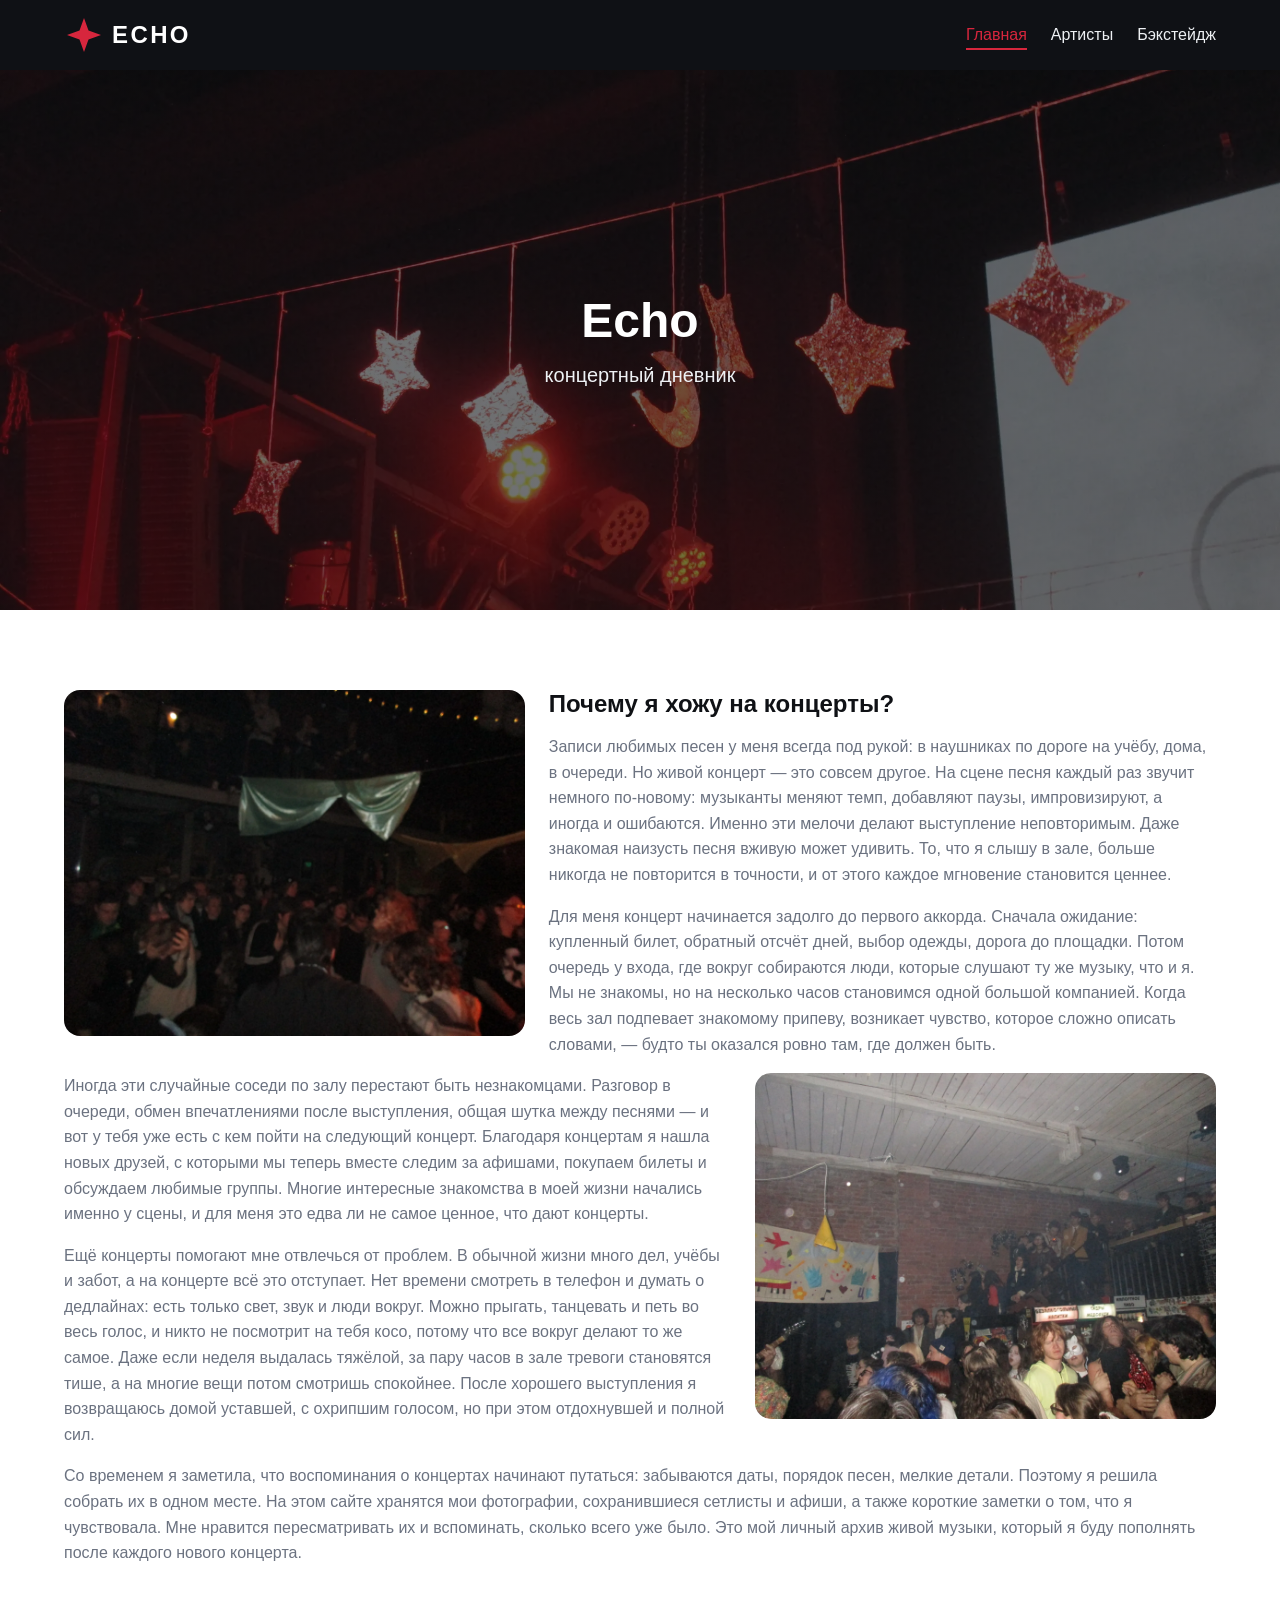
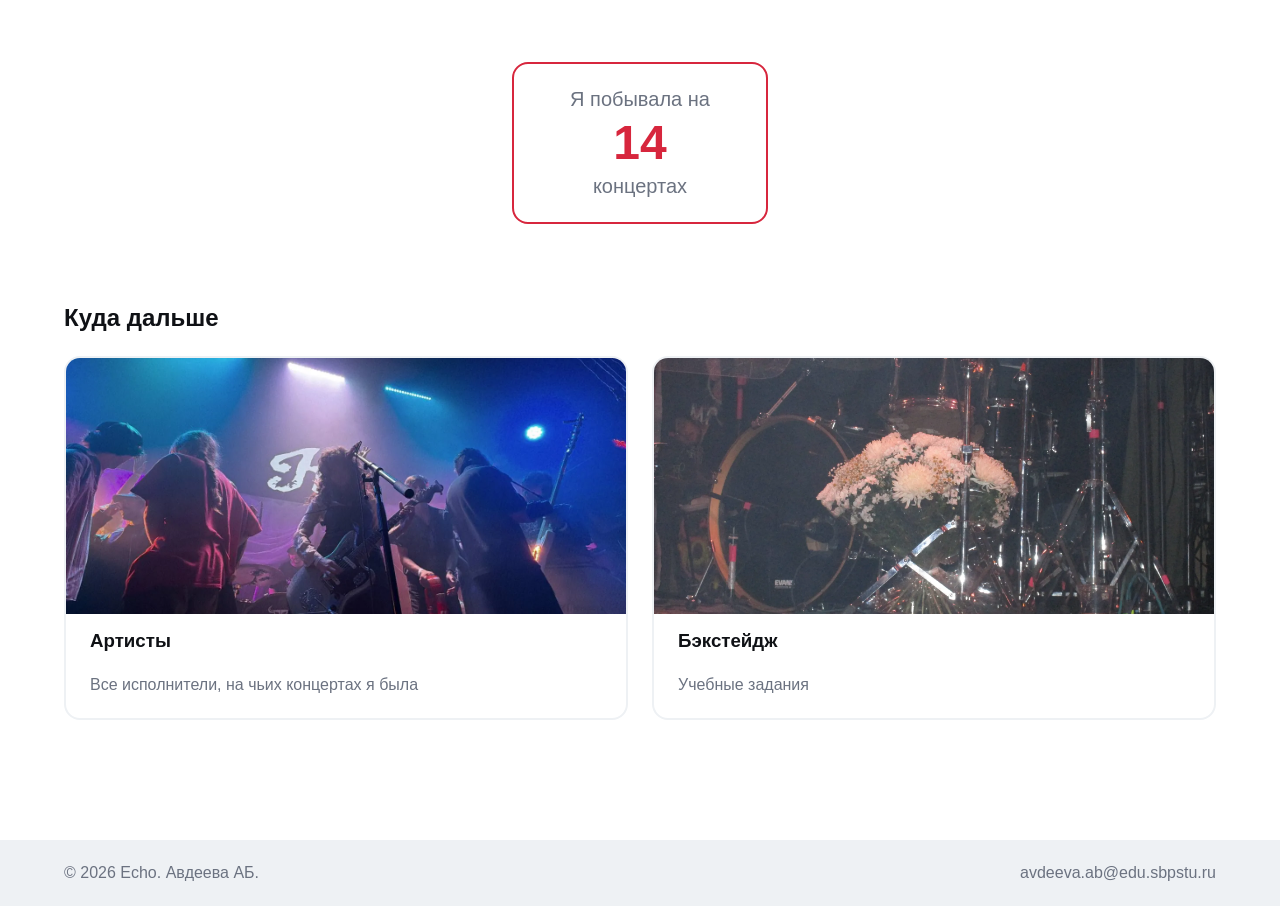
<file: index.html>
<!DOCTYPE html>
<html lang="ru">

<head>
    <meta charset="UTF-8">
    <meta name="viewport" content="width=device-width, initial-scale=1.0">
    <title>Echo - концертный дневник</title>
    <link rel="stylesheet" href="style.css">
    <link rel="stylesheet" href="logo.css">
</head>

<body>
    <header class="header">
        <div class="container header__inner">
            <a href="index.html" class="logo" aria-label="На главную">
                <span class="logo__icon"></span>
                <span class="logo__text">ECHO</span>
            </a>

            <nav class="nav">
                <ul class="nav__list">
                    <li><a href="index.html" class="nav__link nav__link_active">Главная</a></li>
                    <li><a href="artists.html" class="nav__link">Артисты</a></li>
                    <li><a href="backstage.html" class="nav__link">Бэкстейдж</a></li>
                </ul>
            </nav>
        </div>
    </header>

    <main class="main main_home">
        <section class="hero">
            <div class="container">
                <h1 class="hero__title">Echo</h1>
                <p class="hero__text">концертный дневник</p>
            </div>
        </section>

        <div class="container">
            <section class="about">
                <div class="about__content">
                    <img class="about__img" src="images/about.webp" alt="Зал во время концерта 1">
                    <h2 class="about__title">Почему я хожу на концерты?</h2>
                    <p>Записи любимых песен у меня всегда под рукой: в наушниках по дороге на учёбу, дома, в очереди. Но
                        живой концерт — это совсем другое. На сцене песня каждый раз звучит немного по-новому: музыканты
                        меняют темп, добавляют паузы, импровизируют, а иногда и ошибаются. Именно эти мелочи делают
                        выступление неповторимым. Даже знакомая наизусть песня вживую может удивить. То, что я слышу в
                        зале, больше никогда не повторится в точности, и от этого каждое мгновение становится ценнее.
                    </p>
                    <p>Для меня концерт начинается задолго до первого аккорда. Сначала ожидание: купленный билет,
                        обратный отсчёт дней, выбор одежды, дорога до площадки. Потом очередь у входа, где вокруг
                        собираются люди, которые слушают ту же музыку, что и я. Мы не знакомы, но на несколько часов
                        становимся одной большой компанией. Когда весь зал подпевает знакомому припеву, возникает
                        чувство, которое сложно описать словами, — будто ты оказался ровно там, где должен быть.</p>
                    <img class="about__img about__img_right" src="images/about1.webp" alt="Зал во время концерта 2">
                    <p>Иногда эти случайные соседи по залу перестают быть незнакомцами. Разговор в очереди, обмен
                        впечатлениями после выступления, общая шутка между песнями — и вот у тебя уже есть с кем пойти
                        на следующий концерт. Благодаря концертам я нашла новых друзей, с которыми мы теперь вместе
                        следим за афишами, покупаем билеты и обсуждаем любимые группы. Многие интересные знакомства в
                        моей жизни начались именно у сцены, и для меня это едва ли не самое ценное, что дают концерты.
                    </p>
                    <p>Ещё концерты помогают мне отвлечься от проблем. В обычной жизни много дел, учёбы и забот, а на
                        концерте всё это отступает. Нет времени смотреть в телефон и думать о дедлайнах: есть только
                        свет, звук и люди вокруг. Можно прыгать, танцевать и петь во весь голос, и никто не посмотрит на
                        тебя косо, потому что все вокруг делают то же самое. Даже если неделя выдалась тяжёлой, за пару
                        часов в зале тревоги становятся тише, а на многие вещи потом смотришь спокойнее. После хорошего
                        выступления я возвращаюсь домой уставшей, с охрипшим голосом, но при этом отдохнувшей и полной
                        сил.</p>
                    <p>Со временем я заметила, что воспоминания о концертах начинают путаться: забываются даты, порядок
                        песен, мелкие детали. Поэтому я решила собрать их в одном месте. На этом сайте хранятся мои
                        фотографии, сохранившиеся сетлисты и афиши, а также короткие заметки о том, что я чувствовала.
                        Мне нравится пересматривать их и вспоминать, сколько всего уже было. Это мой личный архив живой
                        музыки, который я буду пополнять после каждого нового концерта.</p>
                </div>
            </section>

            <div class="counter">
                <p class="counter__text">Я побывала на</p>
                <p class="counter__number">14</p>
                <p class="counter__text">концертах</p>
            </div>


            <section class="next">
                <h2 class="next__title">Куда дальше</h2>
                <div class="next__list">
                    <a href="artists.html" class="next__card">
                        <img class="next__img" src="images/artists.webp" alt="Сцена">
                        <h3 class="next__name">Артисты</h3>
                        <p class="next__text">Все исполнители, на чьих концертах я была</p>
                    </a>

                    <a href="backstage.html" class="next__card">
                        <img class="next__img" src="images/backstage.webp" alt="Цветы">
                        <h3 class="next__name">Бэкстейдж</h3>
                        <p class="next__text">Учебные задания</p>
                    </a>
                </div>
            </section>
        </div>
    </main>

    <footer class="footer">
        <div class="container footer__inner">
            <p>&copy; 2026 Echo. Авдеева АБ.</p>
            <address class="footer__contact">avdeeva.ab@edu.sbpstu.ru</address>
        </div>
    </footer>
</body>

</html>
</file>
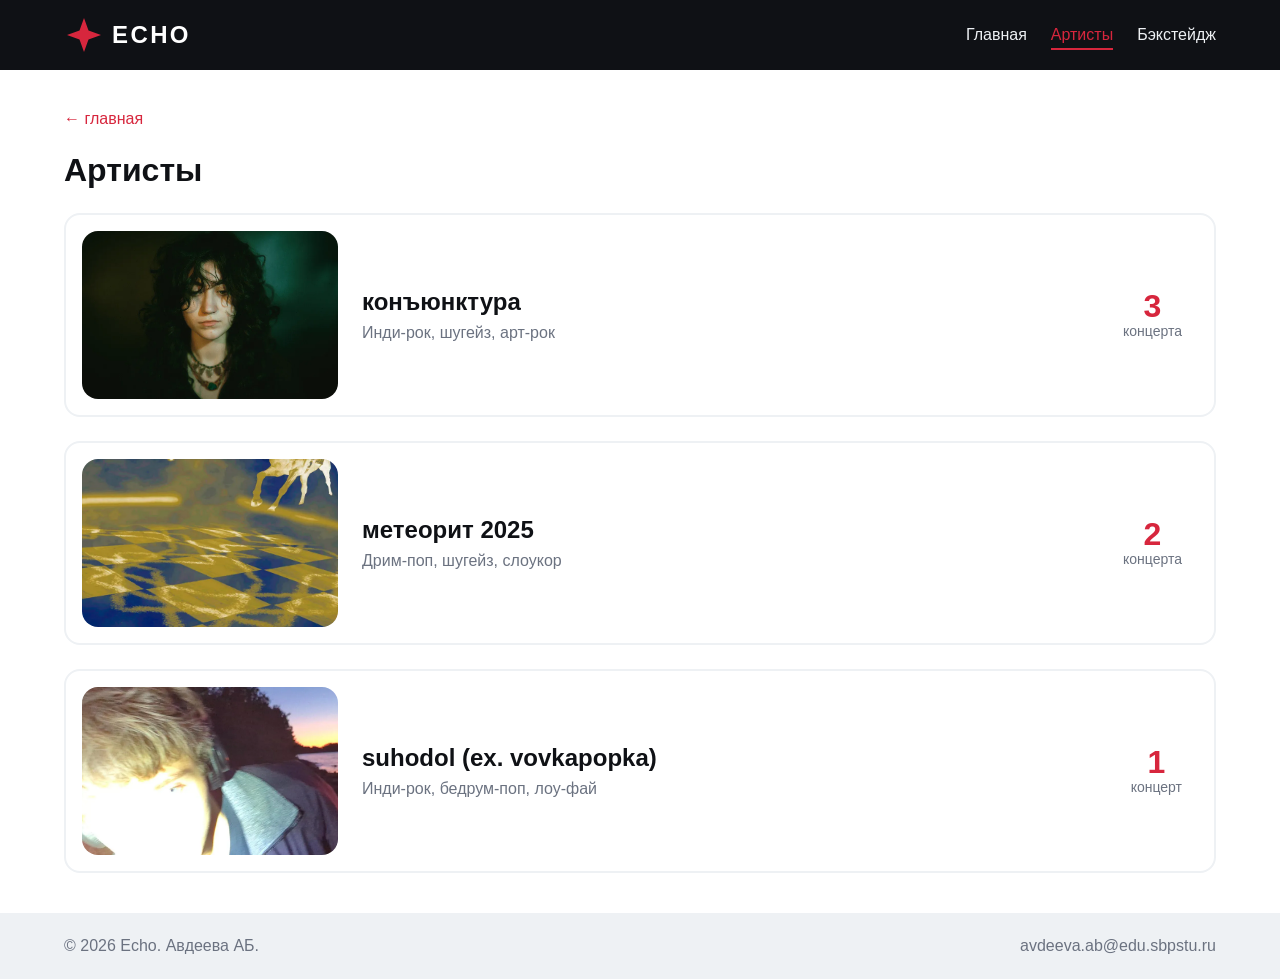
<file: artists.html>
<!DOCTYPE html>
<html lang="ru">

<head>
    <meta charset="UTF-8">
    <meta name="viewport" content="width=device-width, initial-scale=1.0">
    <title>Артисты — концертный дневник</title>
    <link rel="stylesheet" href="style.css">
    <link rel="stylesheet" href="logo.css">
</head>

<body>
    <header class="header">
        <div class="container header__inner">
            <a href="index.html" class="logo" aria-label="На главную">
                <span class="logo__icon"></span>
                <span class="logo__text">ECHO</span>
            </a>
            <nav class="nav">
                <ul class="nav__list">
                    <li><a href="index.html" class="nav__link">Главная</a></li>
                    <li><a href="artists.html" class="nav__link nav__link_active">Артисты</a></li>
                    <li><a href="backstage.html" class="nav__link">Бэкстейдж</a></li>
                </ul>
            </nav>
        </div>
    </header>

    <main class="main">
        <div class="container">
            <a href="index.html" class="back">← главная</a>

            <h1>Артисты</h1>

            <div class="artists">
                <a href="konjunktura.html" class="artist">
                    <img class="artist__img" src="images/konjunktura/konjunktura.webp" alt="конъюнктура">
                    <div class="artist__info">
                        <h2 class="artist__name">конъюнктура</h2>
                        <p class="artist__genre">Инди-рок, шугейз, арт-рок</p>
                    </div>
                    <div class="artist__count">
                        <span class="artist__number">3</span>
                        <span class="artist__label">концерта</span>
                    </div>
                </a>

                <a href="meteorit.html" class="artist">
                    <img class="artist__img" src="images/meteorit/meteorit.webp" alt="метеорит 2025">
                    <div class="artist__info">
                        <h2 class="artist__name">метеорит 2025</h2>
                        <p class="artist__genre">Дрим-поп, шугейз, слоукор</p>
                    </div>
                    <div class="artist__count">
                        <span class="artist__number">2</span>
                        <span class="artist__label">концерта</span>
                    </div>
                </a>

                <a href="suhodol.html" class="artist">
                    <img class="artist__img" src="images/suhodol/suhodol.webp" alt="suhodol">
                    <div class="artist__info">
                        <h2 class="artist__name">suhodol (ex. vovkapopka)</h2>
                        <p class="artist__genre">Инди-рок, бедрум-поп, лоу-фай</p>
                    </div>
                    <div class="artist__count">
                        <span class="artist__number">1</span>
                        <span class="artist__label">концерт</span>
                    </div>
                </a>

            </div>

        </div>
    </main>


    <footer class="footer">
        <div class="container footer__inner">
            <p>&copy; 2026 Echo. Авдеева АБ.</p>
            <address class="footer__contact">avdeeva.ab@edu.sbpstu.ru</address>
        </div>
    </footer>
    
</body>

</html>
</file>
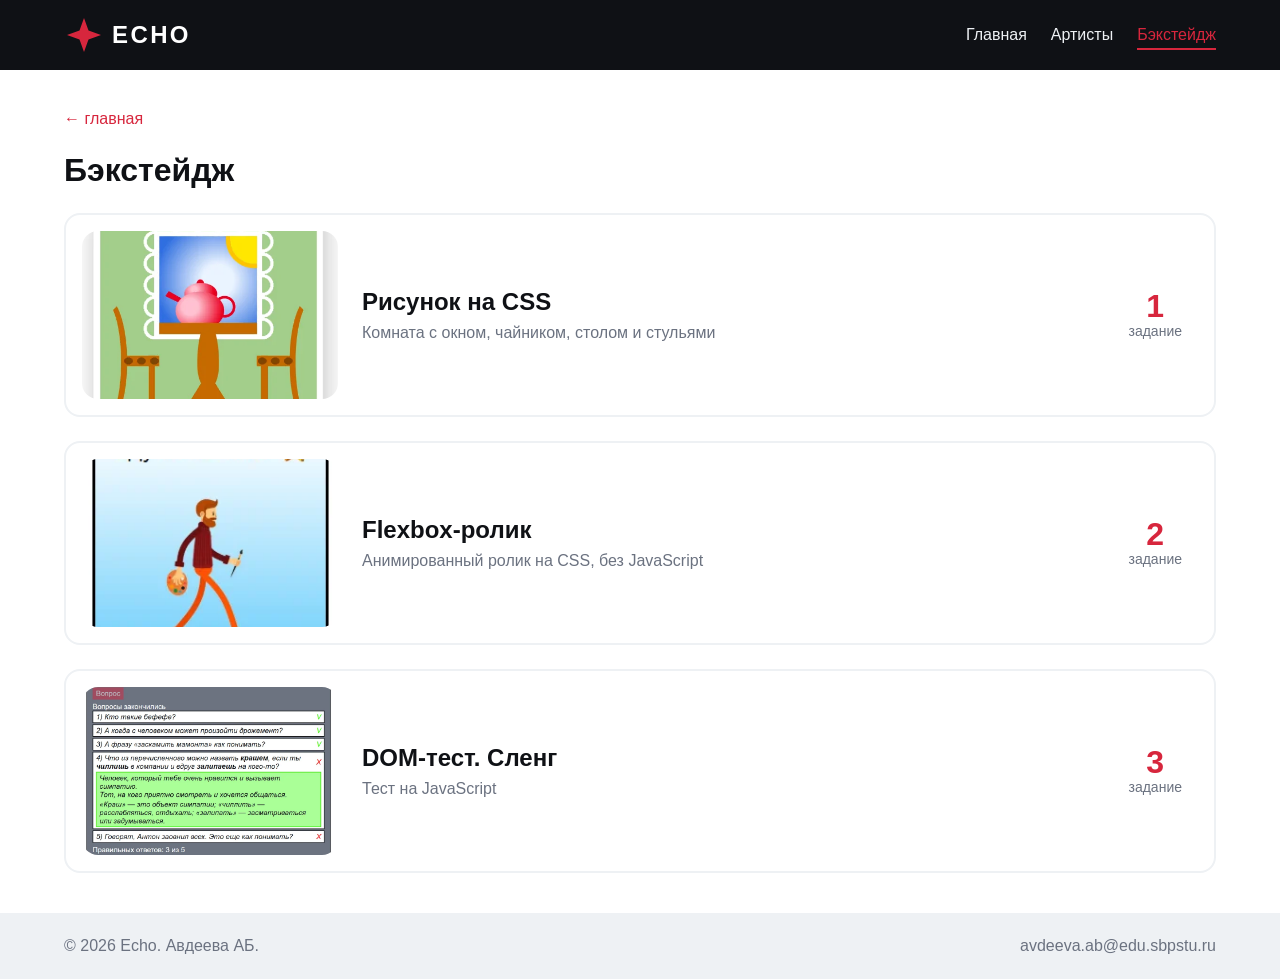
<file: backstage.html>
<!DOCTYPE html>
<html lang="ru">

<head>
    <meta charset="UTF-8">
    <meta name="viewport" content="width=device-width, initial-scale=1.0">
    <title>Задания — концертный дневник</title>
    <link rel="stylesheet" href="style.css">
    <link rel="stylesheet" href="logo.css">
</head>

<body>

    <header class="header">
        <div class="container header__inner">
            <a href="index.html" class="logo" aria-label="На главную">
                <span class="logo__icon"></span>
                <span class="logo__text">ECHO</span>
            </a>
            <nav class="nav">
                <ul class="nav__list">
                    <li><a href="index.html" class="nav__link">Главная</a></li>
                    <li><a href="artists.html" class="nav__link">Артисты</a></li>
                    <li><a href="backstage.html" class="nav__link  nav__link_active">Бэкстейдж</a></li>
                </ul>
            </nav>
        </div>
    </header>

    <main class="main">
        <div class="container">
            <a href="index.html" class="back">← главная</a>
            <h1>Бэкстейдж</h1>

            <div class="artists">
                <a href="task1.html" class="artist">
                    <img class="artist__img" src="images/tasks/task1.webp" alt="Скриншот первого задания">
                    <div class="artist__info">
                        <h2 class="artist__name">Рисунок на CSS</h2>
                        <p class="artist__genre">Комната с окном, чайником, столом и стульями</p>
                    </div>
                    <div class="artist__count">
                        <span class="artist__number">1</span>
                        <span class="artist__label">задание</span>
                    </div>
                </a>

                <a href="task2.html" class="artist">
                    <img class="artist__img" src="images/tasks/task2.webp" alt="Скриншот второго задания">
                    <div class="artist__info">
                        <h2 class="artist__name">Flexbox-ролик</h2>
                        <p class="artist__genre">Анимированный ролик на CSS, без JavaScript</p>
                    </div>
                    <div class="artist__count">
                        <span class="artist__number">2</span>
                        <span class="artist__label">задание</span>
                    </div>
                </a>

                <a href="task3.html" class="artist">
                    <img class="artist__img" src="images/tasks/task3.webp" alt="Скриншот третьего задания">
                    <div class="artist__info">
                        <h2 class="artist__name">DOM-тест. Сленг</h2>
                        <p class="artist__genre">Тест на JavaScript</p>
                    </div>
                    <div class="artist__count">
                        <span class="artist__number">3</span>
                        <span class="artist__label">задание</span>
                    </div>
                </a>

            </div>
        </div>
    </main>

    <footer class="footer">
        <div class="container footer__inner">
            <p>&copy; 2026 Echo. Авдеева АБ.</p>
            <address class="footer__contact">avdeeva.ab@edu.sbpstu.ru</address>
        </div>
    </footer>
</body>
</html>
</file>
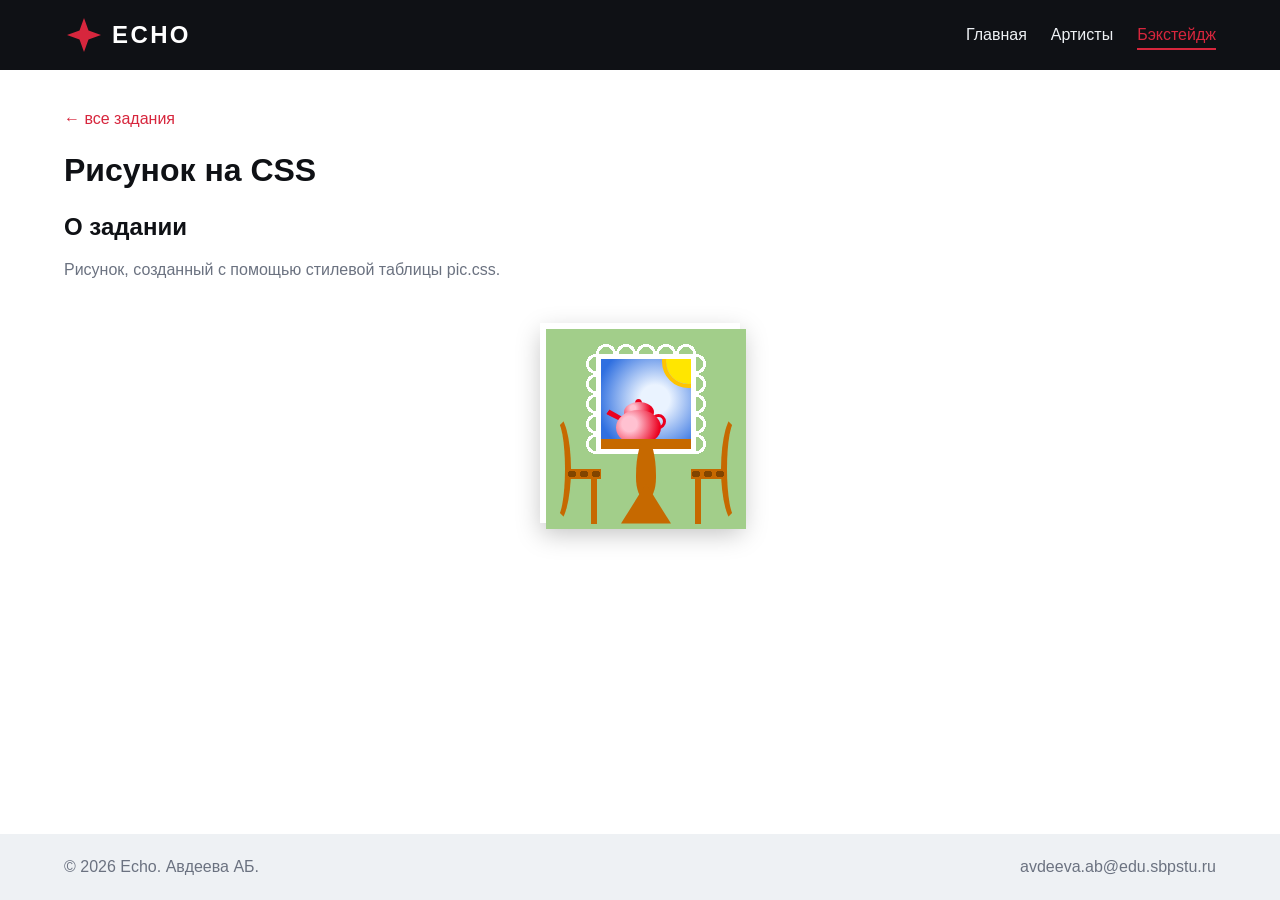
<file: task1.html>
<!DOCTYPE html>
<html lang="ru">
<head>
    <meta charset="UTF-8">
    <meta name="viewport" content="width=device-width, initial-scale=1.0">
    <title>Рисунок на CSS</title>
    <link rel="stylesheet" href="style.css">
    <link rel="stylesheet" href="logo.css">
    <link rel="stylesheet" href="tasks/task1/pic.css">
</head>
<body>
    <header class="header">
        <div class="container header__inner">
            <a href="index.html" class="logo" aria-label="На главную">
                <span class="logo__icon"></span>
                <span class="logo__text">ECHO</span>
            </a>

            <nav class="nav">
                <ul class="nav__list">
                    <li><a href="index.html" class="nav__link">Главная</a></li>
                    <li><a href="artists.html" class="nav__link">Артисты</a></li>
                    <li><a href="backstage.html" class="nav__link nav__link_active">Бэкстейдж</a></li>
                </ul>
            </nav>
        </div>
    </header>

    <main class="main">
        <div class="container">


            <a href="backstage.html" class="back">← все задания</a>
            <h1>Рисунок на CSS</h1>

            <section class="bio">
                <h2 class="bio__title">О задании</h2>
                <p>Рисунок, созданный с помощью стилевой таблицы pic.css.</p>
            </section>


            <section class="task-demo">
                <div class="pic-frame">
                    <div class="pic">
                        <div class="rings-up"></div>
                        <div class="rings-right"></div>
                        <div class="rings-left"></div>

                        <div class="window">
                            <div class="sun"></div>
                        </div>

                        <div class="teapot">
                            <div class="teapot-top"></div>
                            <div class="teapot-cap"></div>
                            <div class="teapot-nose"></div>
                            <div class="teapot-handle"></div>
                            <div class="teapot-body"></div>
                        </div>

                        <div class="table">
                            <div class="table-countertop"></div>
                            <div class="table-foot"></div>
                            <div class="table-bottom"></div>
                        </div>

                        <div class="chair chair-left">
                            <div class="chair-back"></div>
                            <div class="chair-sit"></div>
                            <div class="chair-leg"></div>
                            <div class="chair-pattern"></div>
                        </div>

                        <div class="chair chair-right">
                            <div class="chair-back"></div>
                            <div class="chair-sit"></div>
                            <div class="chair-leg"></div>
                            <div class="chair-pattern"></div>
                        </div>
                    </div>
                </div>
            </section>

        </div>
    </main>


    <footer class="footer">
        <div class="container footer__inner">
            <p>&copy; 2026 Echo. Авдеева АБ.</p>
            <address class="footer__contact">avdeeva.ab@edu.sbpstu.ru</address>
        </div>
    </footer>
</body>
</html>
</file>
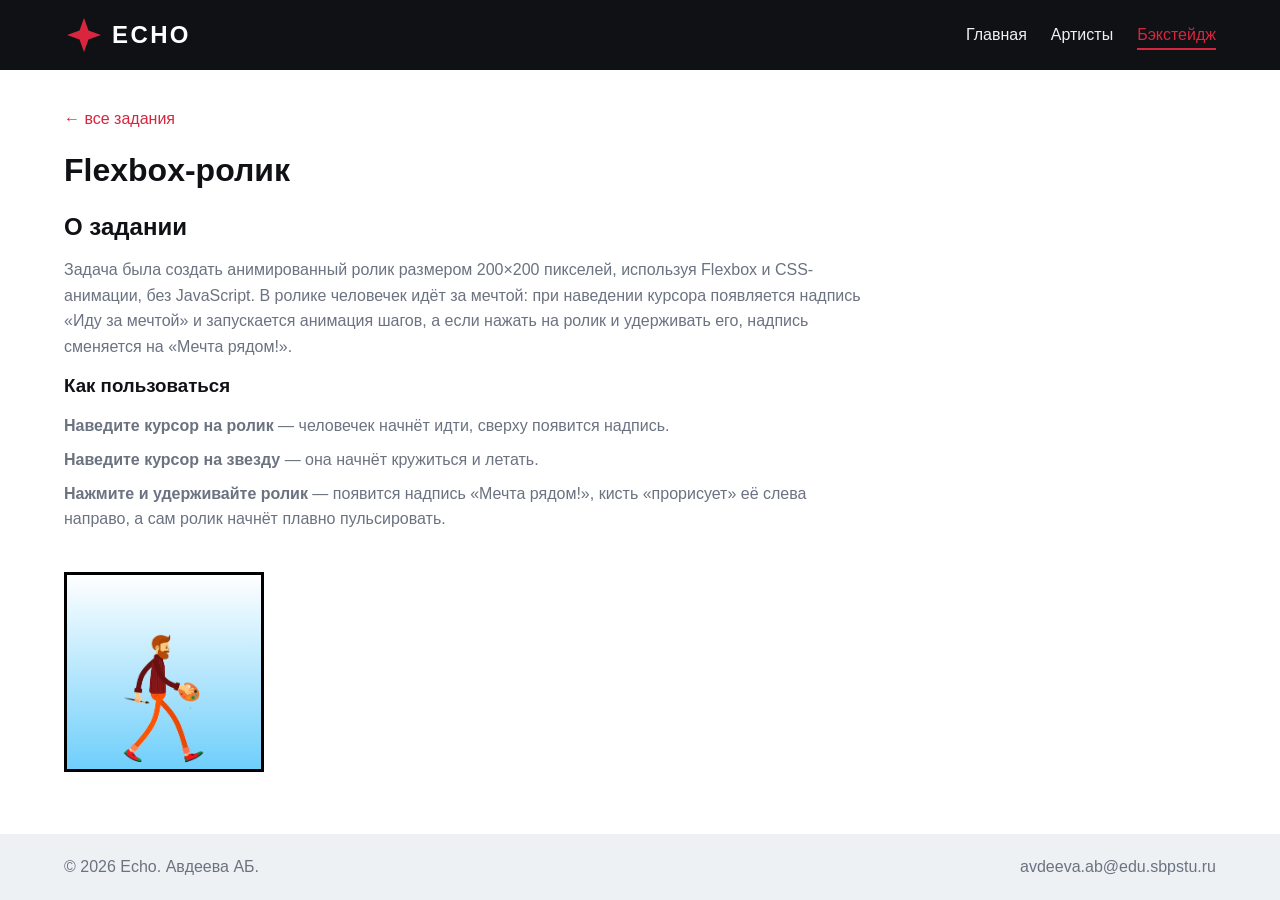
<file: task2.html>
<!DOCTYPE html>
<html lang="ru">
<head>
    <meta charset="UTF-8">
    <meta name="viewport" content="width=device-width, initial-scale=1.0">
    <title>Flexbox-ролик</title>
    <link rel="stylesheet" href="style.css">
    <link rel="stylesheet" href="logo.css">
    <link rel="stylesheet" href="tasks/task2/pic.css">
</head>
<body>
    <header class="header">
        <div class="container header__inner">
            <a href="index.html" class="logo" aria-label="На главную">
                <span class="logo__icon"></span>
                <span class="logo__text">ECHO</span>
            </a>


            <nav class="nav">
                <ul class="nav__list">
                    <li><a href="index.html" class="nav__link">Главная</a></li>
                    <li><a href="artists.html" class="nav__link">Артисты</a></li>
                    <li><a href="backstage.html" class="nav__link nav__link_active">Бэкстейдж</a></li>
                </ul>
            </nav>
        </div>
    </header>


    <main class="main">
        <div class="container">
            <a href="backstage.html" class="back">← все задания</a>
            <h1>Flexbox-ролик</h1>

            <section class="bio">
                <h2 class="bio__title">О задании</h2>
                <p>Задача была создать анимированный ролик размером 200×200 пикселей, используя Flexbox и CSS-анимации, без JavaScript. В ролике человечек идёт за мечтой: при наведении курсора появляется надпись «Иду за мечтой» и запускается анимация шагов, а если нажать на ролик и удерживать его, надпись сменяется на «Мечта рядом!».</p>

                <h3 class="bio__title">Как пользоваться</h3>
                <ul class="bio__list">
                    <li><b>Наведите курсор на ролик</b> — человечек начнёт идти, сверху появится надпись.</li>
                    <li><b>Наведите курсор на звезду</b> — она начнёт кружиться и летать.</li>
                    <li><b>Нажмите и удерживайте ролик</b> — появится надпись «Мечта рядом!», кисть «прорисует» её слева направо, а сам ролик начнёт плавно пульсировать.</li>
                </ul>
            </section>

            <section class="task-demo">
                <div class="flx">
                    <div class="clip">
                        <div class="clip_title">
                            <div class="clip_dream">
                                Иду за мечтой
                                <div class="star_animation">
                                    <img class="clip_star" src="tasks/task2/var1/zvezda.png" alt="Звезда">
                                </div>
                            </div>
                            <div class="clip_dream_near">
                                Мечта рядом!
                                <img class="clip_brush" src="tasks/task2/var1/brush.png" alt="Кисть">
                            </div>
                        </div>
                        <div class="clip_animation">
                            <img class="clip_img img_1" src="tasks/task2/var1/man1.png" alt="Кадр 1">
                            <img class="clip_img img_2" src="tasks/task2/var1/man2.png" alt="Кадр 2">
                            <img class="clip_img img_3" src="tasks/task2/var1/man3.png" alt="Кадр 3">
                            <img class="clip_img img_4" src="tasks/task2/var1/man2.png" alt="Кадр 4">
                        </div>
                    </div>
                </div>
            </section>

        </div>
    </main>

    <footer class="footer">
        <div class="container footer__inner">
            <p>&copy; 2026 Echo. Авдеева АБ.</p>
            <address class="footer__contact">avdeeva.ab@edu.sbpstu.ru</address>
        </div>
    </footer>
</body>
</html>
</file>
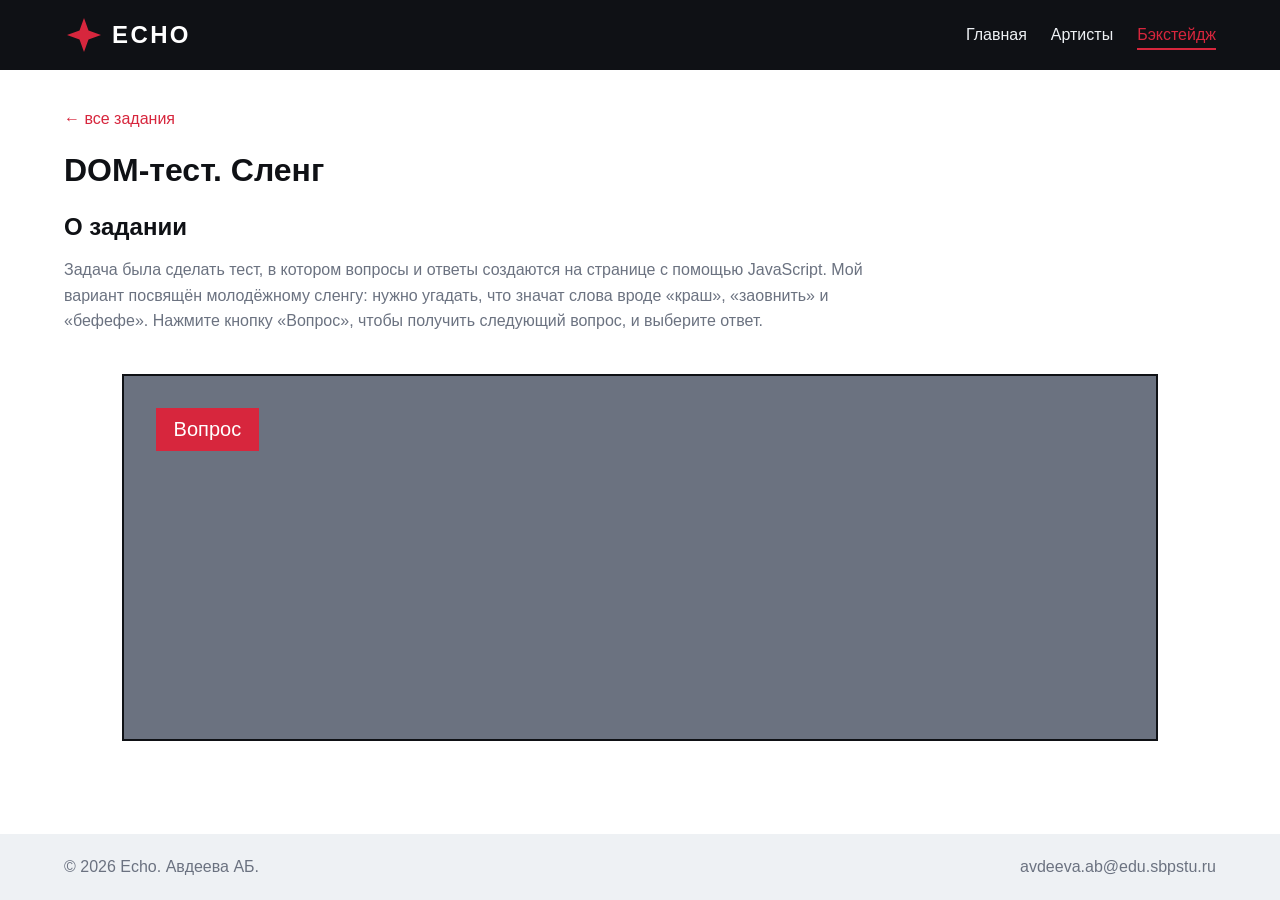
<file: task3.html>
<!DOCTYPE html>
<html lang="ru">

<head>
    <meta charset="UTF-8">
    <meta name="viewport" content="width=device-width, initial-scale=1.0">
    <title>DOM-тест</title>
    <link rel="stylesheet" href="style.css">
    <link rel="stylesheet" href="logo.css">
    <link rel="stylesheet" href="tasks/task3/style.css">
</head>

<body>
    <header class="header">
        <div class="container header__inner">
            <a href="index.html" class="logo" aria-label="На главную">
                <span class="logo__icon"></span>
                <span class="logo__text">ECHO</span>
            </a>

            <nav class="nav">
                <ul class="nav__list">
                    <li><a href="index.html" class="nav__link">Главная</a></li>
                    <li><a href="artists.html" class="nav__link">Артисты</a></li>
                    <li><a href="backstage.html" class="nav__link nav__link_active">Бэкстейдж</a></li>
                </ul>
            </nav>
        </div>
    </header>

    <main class="main">
        <div class="container">
            <a href="backstage.html" class="back">← все задания</a>
            
            <h1>DOM-тест. Сленг</h1>
            <section class="bio">
                <h2 class="bio__title">О задании</h2>
                <p>Задача была сделать тест, в котором вопросы и ответы создаются на странице с помощью JavaScript. Мой
                    вариант посвящён молодёжному сленгу: нужно угадать, что значат слова вроде «краш», «заовнить» и
                    «бефефе». Нажмите кнопку «Вопрос», чтобы получить следующий вопрос, и выберите ответ.</p>
            </section>

            <section class="quiz">
                <button id="btnQuestion" class="btn">Вопрос</button>
                <p id="message" class="message"></p>
                <div id="area" class="area"></div>
                <div id="stats" class="stats"></div>
            </section>
        </div>
    </main>


    <footer class="footer">
        <div class="container footer__inner">
            <p>&copy; 2026 Echo. Авдеева АБ.</p>
            <address class="footer__contact">avdeeva.ab@edu.sbpstu.ru</address>
        </div>
    </footer>

    <script src="tasks/task3/questions.js"></script>
</body>
</html>
</file>
<file: style.css>
:root {
    --color-dark: #0F1115;
    --color-light: #FFFFFF;
    --color-gray-light: #EEF1F4;
    --color-gray: #6B7280;
    --color-accent: #D7263D;

    --font-xs: 0.875rem;
    --font-s: 1rem;
    --font-m: 1.25rem;
    --font-l: 1.5rem;
    --font-xl: 2rem;
    --font-xxl: 3rem;

    --space-xs: 0.5rem;
    --space-s: 1rem;
    --space-m: 1.5rem;
    --space-l: 2.5rem;
    --section-gap: 5rem;

    --radius: 1rem;
    --radius-small: 0.625rem;
    --border: 0.125rem;

}
* {
    margin: 0;
    padding: 0;
    box-sizing: border-box;
}


body {
    font-family: Arial, sans-serif;
    color: var(--color-dark);
    background: var(--color-light);
    min-height: 100vh;
    display: flex;
    flex-direction: column;
}


a {
    text-decoration: none;
    color: inherit;
}
ul {
    list-style: none;
}


.container {
    max-width: 1200px;
    margin: 0 auto;
    padding: 0 var(--space-m);
}


.header {
    background: var(--color-dark);
    color: var(--color-light);
    position: sticky;
    top: 0;
    z-index: 50;

}
.header__inner {
    display: flex;
    justify-content: space-between;
    align-items: center;
    height: 4.375rem;
}




.nav__list {
    display: flex;
    gap: var(--space-m);
}
.nav__link {
    padding: 5px 0;
    color: var(--color-gray-light);
    border-bottom: var(--border) solid transparent;
    /* transition: color 0.2s, border-color 0.2s; */
}
.nav__link:hover, .nav__link_active {
    color: var(--color-accent);
    border-bottom-color: var(--color-accent);
}



.main {
    flex: 1;
    padding: var(--space-l) 0;
}
.main h1 {
    margin-bottom: var(--space-m);
}
.main p {
    color: var(--color-gray);
}
.main_home {
    padding-top: 0;
}


.hero {
    min-height: 60vh;
    display: flex;
    align-items: center;
    text-align: center;
    background:
        linear-gradient(rgba(15, 17, 21, 0.6), rgba(15, 17, 21, 0.6)),
        url("images/hero.webp") center / cover no-repeat;
    margin-bottom: var(--section-gap);
}
.hero .hero__title {
    font-size: var(--font-xxl);
    color: var(--color-light);
    margin-bottom: var(--space-s);
}
.hero .hero__text {
    font-size: var(--font-m);
    color: var(--color-gray-light);
    max-width: 37.5rem;
    margin: 0 auto;
}




.counter {
    max-width: 16rem;
    margin: 0 auto var(--section-gap);
    padding: var(--space-m);
    border: var(--border) solid var(--color-accent);
    border-radius: var(--radius);
    text-align: center;
}
.counter .counter__number {
    font-size: var(--font-xxl);
    font-weight: bold;
    color: var(--color-accent);
    line-height: 1;
    margin: var(--space-xs) 0;
    /* отступ от подписей сверху и снизу */
}
.counter .counter__text {
    font-size: var(--font-m);
    color: var(--color-gray);
}




.about {
    display: flow-root;
    margin-bottom: var(--section-gap);
}
.about__img {
    float: left;
    width: 40%;
    margin: 0 var(--space-m) var(--space-s) 0;
    border-radius: var(--radius);
}
.about__img_right {
    float: right;
    margin: 0 0 var(--space-s) var(--space-m);
}
.about__title {
    margin-bottom: var(--space-s);
}
.about__content p {
    margin-bottom: var(--space-s);
    line-height: 1.6;
}



.next {
    margin-bottom: var(--section-gap);
}
.next__title {
    margin-bottom: var(--space-m);
}
.next__list {
    display: grid;
    grid-template-columns: repeat(auto-fit, minmax(min(12rem, 100%), 1fr));
    gap: var(--space-m);
}
.next__card {
    display: block;
    border: var(--border) solid var(--color-gray-light);
    border-radius: var(--radius);
    overflow: hidden;
}
.next__img {
    display: block;
    width: 100%;
    height: 16rem;
    object-fit: cover;
}
.next__name {
    padding: var(--space-s) var(--space-m) var(--space-m);
}
.next__text {
    padding: 0 var(--space-m) var(--space-m);
}
.next__card:hover {
    border-color: var(--color-accent);
}
.next__card:hover .next__name {
    color: var(--color-accent);
}




.artists {
    display: flex;
    flex-direction: column;
    gap: var(--space-m);
}
.artist {
    display: flex;
    align-items: center;
    gap: var(--space-m);
    padding: var(--space-s);
    border: var(--border) solid var(--color-gray-light);
    border-radius: var(--radius);
}
.artist__img {
    display: block;
    width: 16rem;
    height: 10.5rem;
    object-fit: cover;
    border-radius: var(--radius);
    flex-shrink: 0;
}
.artist__info {
    flex: 1;
    min-width: 0;
}
.artist__name {
    font-size: var(--font-l);
    hyphens: auto;
}
.artist__genre {
    margin-top: var(--space-xs);
}
.artist__count {
    flex-shrink: 0;
    padding: 0 var(--space-s);
    text-align: center;
}
.artist__number {
    display: block;
    font-size: var(--font-xl);
    font-weight: bold;
    color: var(--color-accent);
    line-height: 1;
}
.artist__label {
    font-size: var(--font-xs);
    color: var(--color-gray);
}
.artist:hover {
    border-color: var(--color-accent);
}
.artist:hover .artist__name {
    color: var(--color-accent);
}




.back {
    display: inline-block;
    margin-bottom: var(--space-m);
    color: var(--color-accent);
}
.back:hover {
    text-decoration: underline;
}



.profile {
    position: relative;
    border-radius: var(--radius);
    overflow: hidden;
    margin-bottom: var(--space-l);
}
.profile__img {
    display: block;
    width: 100%;
    height: 25rem;
    object-fit: cover;
}
.profile__info {
    position: absolute;
    left: 0;
    right: 0;
    bottom: 0;
    padding: var(--space-m);
    display: flex;
    justify-content: space-between;
    align-items: flex-end;
    background: linear-gradient(transparent, rgba(15, 17, 21, 0.8));
}
.profile .profile__name {
    font-size: var(--font-xxl);
    color: var(--color-light);
    margin-bottom: 0;
    hyphens: auto;
}
.profile__badge {
    background: var(--color-accent);
    color: var(--color-light);
    padding: 0.4em 0.9em;
    border-radius: var(--radius);
    font-weight: bold;
}


.bio {
    max-width: 50rem;
    margin-bottom: var(--space-l);
}
.bio__title {
    margin-bottom: var(--space-s);
}
.bio p {
    line-height: 1.6;
    margin-bottom: var(--space-s);
}
.bio__list {
    line-height: 1.6;
    margin-bottom: var(--space-s);
    color: var(--color-gray);
}
.bio__list li {
    margin-bottom: var(--space-xs);
}


.concerts__title {
    margin-bottom: var(--space-m);
}
.concert {
    background: var(--color-gray-light);
    border-radius: var(--radius);
    padding: var(--space-m);
    margin-bottom: var(--space-m);
}
.concert__title {
    margin-bottom: var(--space-xs);
}
.concert__text {
    line-height: 1.6;
}
.concert__photos {
    display: grid;
    grid-template-columns: repeat(3, 1fr);
    gap: var(--space-s);
    margin-top: var(--space-s);
}
.concert__img {
    display: block;
    width: 100%;
    height: 14rem;
    object-fit: cover;
    border-radius: var(--radius-small);
}




.footer {
    background: var(--color-gray-light);
    color: var(--color-gray);
    padding: var(--space-m) 0;
}
.footer__inner {
    display: flex;
    justify-content: space-between;
    align-items: center;
}
.footer__contact {
    font-style: normal;
}
.footer__contact a:hover {
    color: var(--color-accent);
}




.concert__img {
    cursor: zoom-in;
}

.lightbox {
    margin: auto;
    padding: 0;
    border-color: var(--color-accent);
    border-radius: var(--radius);

    cursor: zoom-out;
}
.lightbox::backdrop {
    background: rgba(15, 17, 21, 0.8);
}
.lightbox__img {
    display: block;
    max-width: 80vw;
    max-height: 80vh;
}





@media (max-width: 35em) {

    .header__inner {
        flex-direction: column;
        height: auto;
        padding: var(--space-s) var(--space-m);
        gap: var(--space-s);
    }
    .nav__list {
        gap: var(--space-s);
        flex-wrap: wrap;
        justify-content: center;
    }

    .footer__inner {
        flex-direction: column;
        gap: var(--space-xs);
        text-align: center;
    }

    .hero .hero__title {
        font-size: var(--font-xl);
    }

    .hero .hero__text {
        font-size: var(--space-s);
    }

    .about__img {
        float: none;
        width: 100%;
        margin: 0 0 var(--space-m);
    }


    .artist {
        flex-wrap: wrap;
        gap: var(--space-s);
    }

    .artist__name {
        font-size: var(--font-m);
    }

    .artist__img {
        width: 100%;
        height: 12.5rem;
    }

    .profile__img {
        height: 16rem;
    }

    .profile__info {
        flex-direction: column;
        align-items: flex-start;
        gap: var(--space-xs);
        padding: var(--space-m);
    }

    .profile .profile__name {
        font-size: var(--font-l);
    }

    .concert__photos {
        grid-template-columns: 1fr;
    }
    .logo__text {
        font-size: var(--font-m);
    }
    .counter .counter__number {
        font-size: var(--font-xl);
    }
}
</file>
<file: logo.css>
.logo {
    display: flex;
    align-items: center;
    gap: var(--space-xs);
}

.logo__icon {
    width: 2.5rem;
    height: 2.5rem;
    background: var(--color-accent);
    clip-path: polygon(50% 7.5%, 61.25% 38.75%, 92.5% 50%, 61.25% 61.25%,
            50% 92.5%, 38.75% 61.25%, 7.5% 50%, 38.75% 38.75%);
    transition: transform 0.3s;
}

.logo__text {
    font-size: var(--font-l);
    font-weight: bold;
    letter-spacing: 0.1em;
    color: var(--color-light);
}

.logo:hover .logo__icon {
    transform: rotate(45deg);
}

.logo:hover .logo__text{
    color: var(--color-accent);
}
</file>
<file: tasks/task1/pic.css>
.pic-frame {
  width: 200px;             
  height: 200px;
  background: #fff;        
  padding: 6px;            
  box-shadow: 2px 10px 24px rgba(0, 0, 0, 0.25); 
  margin: 0 auto;
}

.pic{
    position: relative;
    width: 200px;
    height: 200px;
    background: #a2ce8a;
}

.rings-up {
    position: absolute;
    left:50px;
    top:15px;
    width: 100px;
    height: 20px;
    background: repeating-radial-gradient(
    circle at 50% 50%,
    transparent 0 7px,   
    #ffffff 7px 10px);
  background-size: 20px 20px; /*размер узора*/
  background-repeat: repeat-x;
}

.rings-right {
    position: absolute;
    left:140px;
    top:25px;
    width: 20px;
    height: 100px;
    background: repeating-radial-gradient(
        circle at 50% 50%,
        transparent 0 7px,   
        #ffffff 7px 10px);
  background-size: 20px 20px;
  background-repeat: repeat-y;
}

.rings-left {
    position: absolute;
    left:40px;
    top:25px;
    width: 20px;
    height: 100px;
    background: repeating-radial-gradient(
        circle at 50% 50%,
        transparent 0 7px,   
        #ffffff 7px 10px);
  background-size: 20px 20px;
  background-repeat: repeat-y;
}


.window{
    position: absolute;
    width: 90px;
    height: 90px;
    left: 55px;
    top: 30px;
    background: radial-gradient(circle at 60% 45%, #eaf3ff 20%, #2f6fe0 80%);
    overflow: hidden;
    outline: 5px solid #fff;
}

.sun{
    position: absolute;
    width: 45px;
    height: 45px;
    top: -20px;
    left: 65px;
    border-radius: 50%;
    outline: 4px solid #ffc400;
    background:#ffe600;
}

.table{
    position: relative;
    left: 55px;
    top: 110px;
}

.table-countertop{
    position: absolute;
    width: 90px;
    height: 10px;
    background: #c66900;
}

.table-foot{
    position: absolute;
    width: 20px;
    height: 60px;
    left: 35px;
    background: #c66900;
    border-radius: 70% 70% 60% 60%/85% 85% 50% 50%;;
}

.table-bottom{
    position: absolute;
    width: 50px;
    height: 40px;
    background: #c66900;
    left: 20px;
    top: 45px;
    clip-path: polygon(50% 0%, 100% 100%, 0% 100%);
}

.teapot{
    position: relative;
    left: 55px;
    top: 70px;
}

.teapot-top{
    position: absolute;
    width: 7px;
    height: 9px;
    left: 34px;
    background: #eb001f;
    border-radius: 50%;
}

.teapot-cap{
    position: absolute;
    width: 30px;
    height: 20px;
    left: 23px;
    top:3px;
    background: radial-gradient(circle at 30% 30%, #ffc1d1 10%, #eb001f 70%);
    border-radius: 50%;
}

.teapot-nose{
    position: absolute;
    left:5px;
    top: 15px;
    width: 25px;
    height: 8px;
    background: #eb001f;
    clip-path: polygon(0% 30%, 100% 0%, 100% 50%, 0% 100%);
    transform: rotate(35deg); 
}

.teapot-handle{
    position: absolute;
    left: 50px;
    height: 15px;
    width: 15px;
    top: 15px;
    border-radius: 50%;
    border: 3px solid #eb001f;
    background: transparent;
}

.teapot-body{
    position: absolute;
    width: 45px;
    height: 35px;
    top: 11px;
    left: 15px;
    background: radial-gradient(circle at 30% 40%, #ffc1d1 20%, #eb001f 80%);
    border-radius: 50%;
}


.chair{
    position: absolute;
    width: 30px;
    height: 30px;
    top: 85px;
}

.chair-back{
    position: absolute;
    width: 30px;
    height: 110px;
    right: 5px;
    border: 6px solid transparent;
    border-right-color: #c66900;
    border-radius: 50%;
    background: transparent;
}

.chair-sit{
    position: absolute;
    width: 35px;
    height: 10px;
    top: 55px;
    left: 20px;
    background: #c66900;
}

.chair-leg{
    position: absolute;
    width: 6px;
    height: 55px;
    top: 55px;
    left: 45px;
    background: #c66900;
}

.chair-pattern {
    position: absolute;
    left: 20px;
    top: 55px;
    width: 36px;
    height: 10px;
    background: repeating-radial-gradient( 
        #814500 0px 4px,
        transparent 4px 12px);
        
  background-size: 12px 10px;
  background-repeat: repeat-x;
}

.chair-left{
    left:0px;
}
.chair-right{
    left:170px;
    transform: scaleX(-1);
}
</file>
<file: tasks/task2/pic.css>
.clip{
  box-sizing: border-box;
  border: 3px solid #000;
  width: 200px;
  height: 200px;
  overflow: hidden;
  background: linear-gradient(to top, #6fcffb 0%, #ffffff 100%);
  
  display: flex;
  flex-direction: column;
  justify-content: space-between;
  align-items: center;
}

.flx{
    display: flex;
    align-items: center;
}

.clip_title{
    margin-top: 5px;
    font-size: 20px;   
    visibility: hidden;

}

.clip_dream{
    display: flex;
    align-items: center;
    gap: 10px;
}
.clip_star{
    height: 25px;
}
.clip:hover .clip_title{
    visibility: visible;
}


.clip_animation{
    width: 100%;
    height: 150px;
    position: relative;
}

.clip_img{
    position: absolute;
    width: 100%;
    height: 100%;
    object-fit: contain;
    pointer-events: none;
    visibility: hidden;          
}

.img_1{
    visibility: visible;         
}

.clip:hover .img_1{ 
    animation: frame1 1.2s step-end infinite; }
.clip:hover .img_2{ 
    animation: frame2 1.2s step-end infinite; }
.clip:hover .img_3{ 
    animation: frame3 1.2s step-end infinite; }
.clip:hover .img_4{ 
    animation: frame4 1.2s step-end infinite; }

@keyframes frame1{
    0%  { visibility: visible; }
    25% { visibility: hidden; }
}
@keyframes frame2{
    0%  { visibility: hidden; }
    25% { visibility: visible; }
    50% { visibility: hidden; }
}
@keyframes frame3{
    0%  { visibility: hidden; }
    50% { visibility: visible; }
    75% { visibility: hidden; }
}
@keyframes frame4{
    0%  { visibility: hidden; }
    75% { visibility: visible; }
    100%  { visibility: hidden; }
}


.star_animation:hover .clip_star{
    animation: fly 1.5s infinite;
}
@keyframes fly {
    0%{
        transform: translate(0,0) rotate(0deg) scale(1);
    }
    20%{
        transform: translate(5px,-4px) rotate(90deg) scale(1.2);
    }
    40%{
        transform: translate(-10px,10px) rotate(180deg) scale(0.8);
    }
    60%{
        transform: translate(-10px,-3px) rotate(270deg) scale(1.2);
    }
    80%{
        transform: translate(5px,5px) rotate(360deg) scale(0.8);
    }
    100%{
        transform: translate(0,0) rotate(0deg) scale(1);
    }
}



.clip_dream_near{
    display: none;
    flex-direction: column;
    align-items: flex-start;
    color: transparent;
}
.clip_brush{
    height: 20px;
    pointer-events: none;
}

.clip:active .clip_dream{
    display: none;
}
.clip:active .clip_dream_near{
    display: flex;
    animation: show_text 2s forwards;
}
@keyframes show_text {
    0% {
        color:transparent;
    }
    100% {
        color:#000;
    }
    
}

.clip:active .clip_brush{
    animation: brush_trace 1.8s linear forwards;
}

@keyframes brush_trace{
    0%   { transform: translate(0px,   0px); }
    15%  { transform: translate(15px, -4px); }
    25%  { transform: translate(30px,  0px); }
    35%  { transform: translate(45px,  4px); }
    50%  { transform: translate(60px,  0px); }
    65%  { transform: translate(75px, -4px); }
    75%  { transform: translate(90px, 0px); }
    85%  { transform: translate(105px, 4px); }
    100% { transform: translate(120px, 0px); }
}

.clip:active{
    animation: breathe 2s ease-in-out infinite;
}

@keyframes breathe{
    0%   { transform: scale(1); }
    50%  { transform: scale(1.05); }
    100% { transform: scale(1); }
}
</file>
<file: tasks/task3/style.css>
:root {
    --quiz-space-s: 0.5rem;
    --quiz-space-m: 1rem;
    --quiz-space-l: 2rem;
    --quiz-border: 0.125rem;
    --quiz-border-hover: 0.25rem;
    --quiz-font: 1.25rem;
    --quiz-scale: 1.05;
    --quiz-time: 0.4s;
    --quiz-time-fast: 0.15s;
}

.quiz {
    width: 90%;
    max-width: 70rem;
    margin: var(--quiz-space-l) auto;
    padding: var(--quiz-space-l);
    border: var(--quiz-border) solid var(--color-dark);
    background-color: var(--color-gray);
}

.btn {
    padding: var(--quiz-space-s) var(--quiz-space-m);
    font-size: var(--quiz-font);
    color: var(--color-light);
    background-color: var(--color-accent);
    border: var(--quiz-border) solid var(--color-accent);
    cursor: pointer;
}

.btn:disabled {
    opacity: 0.5;
    cursor: not-allowed;
}

.quiz .message, .quiz .stats {
    color: var(--color-light);
    font-size: var(--quiz-font);
}

.quiz .message {
    min-height: var(--quiz-space-l);
    margin-top: var(--quiz-space-m);
}

.area {
    min-height: 12rem;
}

.stats {
    margin-top: var(--quiz-space-m);
}


.question {
    margin-bottom: var(--quiz-space-s);
    padding: var(--quiz-space-s) var(--quiz-space-m);
    font-size: var(--quiz-font);
    hyphens: auto;
    background-color: var(--color-light);
    border: var(--quiz-border) solid var(--color-dark);
    overflow: hidden;
    font-style: italic;
}

.question__head {
    display: flex;
    justify-content: space-between;
    align-items: center;
    gap: var(--quiz-space-m);
}

.question__mark__right {
    color: #2bff00;
}

.question__mark__wrong {
    color: #ff0000;
}


.answers {
    display: flex;
    gap: var(--quiz-space-m);
    margin-top: var(--quiz-space-m);
    align-items: flex-start;
}

.answer {
    flex: 1;
    min-width: 0;
    padding: var(--quiz-space-s) var(--quiz-space-m);
    text-align: center;
    overflow-wrap: break-word;
    border: var(--quiz-border) solid var(--color-dark);
    cursor: pointer;
    transition: transform var(--quiz-time), flex-grow var(--quiz-time),
        background-color var(--quiz-time), opacity var(--quiz-time);
}


.answer:hover {
    outline: var(--quiz-border-hover) solid var(--color-accent);
}

.answer:active {
    transform: scale(var(--quiz-scale));
    transition: transform var(--quiz-time-fast);
}

.answered .answer {
    pointer-events: none;
    cursor: default;
}

.answer__right {
    flex-grow: 2;
    transform: scale(var(--quiz-scale));
    background-color: #aaff98;
}

.answer__wrong {
    background-color: #ff9494;
}

.quiz .answer__explain {
    margin: var(--quiz-space-s) 0 0;
    color: var(--color-dark);
}

.answer__gone {
    transform: translateX(120vw);
    opacity: 0;
}



.finished .question__head {
    cursor: pointer;
}


.correct {
    margin-top: var(--quiz-space-s);
    padding: var(--quiz-space-s) var(--quiz-space-m);
    border: var(--quiz-border) solid #2bff00;
    background-color: #aaff98;
}

.quiz .correct__answer {
    margin: 0;
    color: var(--color-dark);
}

.quiz .correct__explain {
    margin: var(--quiz-space-s) 0 0;
    color: var(--color-dark);
}


@media (max-width: 56em) {
    :root {
        --quiz-space-s: 0.25rem;
        --quiz-space-m: 0.5rem;
        --quiz-space-l: 1rem;
        --quiz-font: 0.9rem;
    }

    .quiz {
        width: 100%;
    }
}

@media (max-width: 40rem) {
    :root {
        --quiz-font: 0.8rem;
    }
}
</file>
